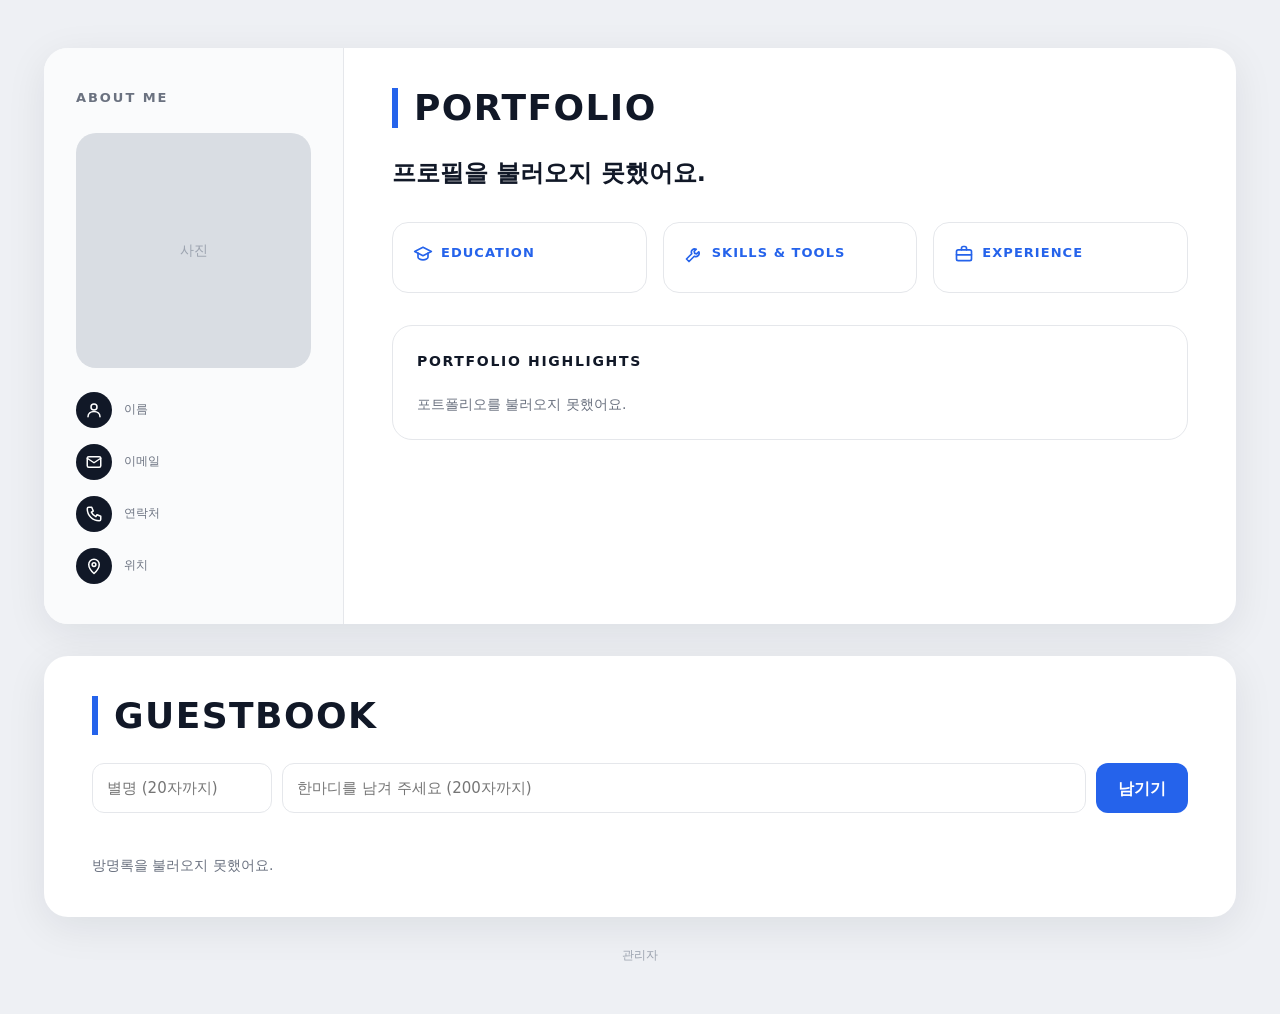
<file: index.html>
<!DOCTYPE html>
<html lang="ko">
<head>
  <meta charset="UTF-8">
  <meta name="viewport" content="width=device-width, initial-scale=1.0">
  <title>포트폴리오</title>
  <link rel="stylesheet" href="style.css">
</head>
<body>
  <main class="page">

    <!-- 흰 큰 카드: 왼쪽 ABOUT ME + 오른쪽 PORTFOLIO -->
    <div class="sheet">

      <!-- 왼쪽: ABOUT ME -->
      <aside class="about">
        <p class="about-label">ABOUT ME</p>

        <div class="photo" id="photo">
          <span class="photo-empty">사진</span>
        </div>

        <h2 class="name" id="name"></h2>
        <p class="job-title" id="job-title"></p>
        <p class="badge" id="career-badge"></p>

        <ul class="info">
          <li>
            <span class="info-icon">
              <svg viewBox="0 0 24 24" aria-hidden="true"><circle cx="12" cy="8" r="4"/><path d="M4 21c0-4.4 3.6-7 8-7s8 2.6 8 7"/></svg>
            </span>
            <span class="info-text"><small>이름</small><span id="info-name"></span></span>
          </li>
          <li>
            <span class="info-icon">
              <svg viewBox="0 0 24 24" aria-hidden="true"><rect x="3" y="5" width="18" height="14" rx="2"/><path d="M3 7l9 6 9-6"/></svg>
            </span>
            <span class="info-text"><small>이메일</small><span id="info-email"></span></span>
          </li>
          <li>
            <span class="info-icon">
              <svg viewBox="0 0 24 24" aria-hidden="true"><path d="M5 3h4l2 5-2.5 1.5a11 11 0 0 0 6 6L16 13l5 2v4a2 2 0 0 1-2 2A16 16 0 0 1 3 5a2 2 0 0 1 2-2z"/></svg>
            </span>
            <span class="info-text"><small>연락처</small><span id="info-phone"></span></span>
          </li>
          <li>
            <span class="info-icon">
              <svg viewBox="0 0 24 24" aria-hidden="true"><path d="M12 22s7-6.2 7-12a7 7 0 0 0-14 0c0 5.8 7 12 7 12z"/><circle cx="12" cy="10" r="2.5"/></svg>
            </span>
            <span class="info-text"><small>위치</small><span id="info-location"></span></span>
          </li>
        </ul>
      </aside>

      <!-- 오른쪽: PORTFOLIO -->
      <section class="content">
        <h1 class="big-title">PORTFOLIO</h1>

        <h2 class="headline" id="headline"></h2>
        <p class="intro" id="intro"></p>

        <div class="facts">
          <div class="fact">
            <p class="fact-title">
              <svg viewBox="0 0 24 24" aria-hidden="true"><path d="M2 9l10-5 10 5-10 5z"/><path d="M6 11v5c0 1.5 2.7 3 6 3s6-1.5 6-3v-5"/></svg>
              EDUCATION
            </p>
            <p class="fact-text" id="education"></p>
          </div>
          <div class="fact">
            <p class="fact-title">
              <svg viewBox="0 0 24 24" aria-hidden="true"><path d="M14.7 6.3a4 4 0 0 0-5.4 5.4L3 18l3 3 6.3-6.3a4 4 0 0 0 5.4-5.4l-2.5 2.5-2.4-.6-.6-2.4z"/></svg>
              SKILLS &amp; TOOLS
            </p>
            <p class="fact-text" id="skills"></p>
          </div>
          <div class="fact">
            <p class="fact-title">
              <svg viewBox="0 0 24 24" aria-hidden="true"><rect x="3" y="7" width="18" height="13" rx="2"/><path d="M9 7V5a2 2 0 0 1 2-2h2a2 2 0 0 1 2 2v2"/><path d="M3 13h18"/></svg>
              EXPERIENCE
            </p>
            <p class="fact-text" id="experience"></p>
          </div>
        </div>

        <div class="highlights">
          <p class="highlights-title">PORTFOLIO HIGHLIGHTS</p>
          <div class="cards" id="cards">
            <p class="notice">불러오는 중…</p>
          </div>
        </div>

        <p class="quote" id="quote"></p>
      </section>
    </div>

    <!-- 흰 카드 아래: 방명록 -->
    <section class="sheet guestbook">
      <h2 class="big-title">GUESTBOOK</h2>

      <div class="gb-form">
        <input type="text" id="gb-nickname" placeholder="별명 (20자까지)" maxlength="20">
        <input type="text" id="gb-message" placeholder="한마디를 남겨 주세요 (200자까지)" maxlength="200">
        <button type="button" id="gb-submit">남기기</button>
      </div>
      <p class="gb-status" id="gb-status"></p>

      <ul class="gb-list" id="gb-list">
        <li class="notice">불러오는 중…</li>
      </ul>
    </section>

    <footer class="footer">
      <a href="admin.html">관리자</a>
    </footer>
  </main>

  <script src="script.js"></script>
</body>
</html>
</file>
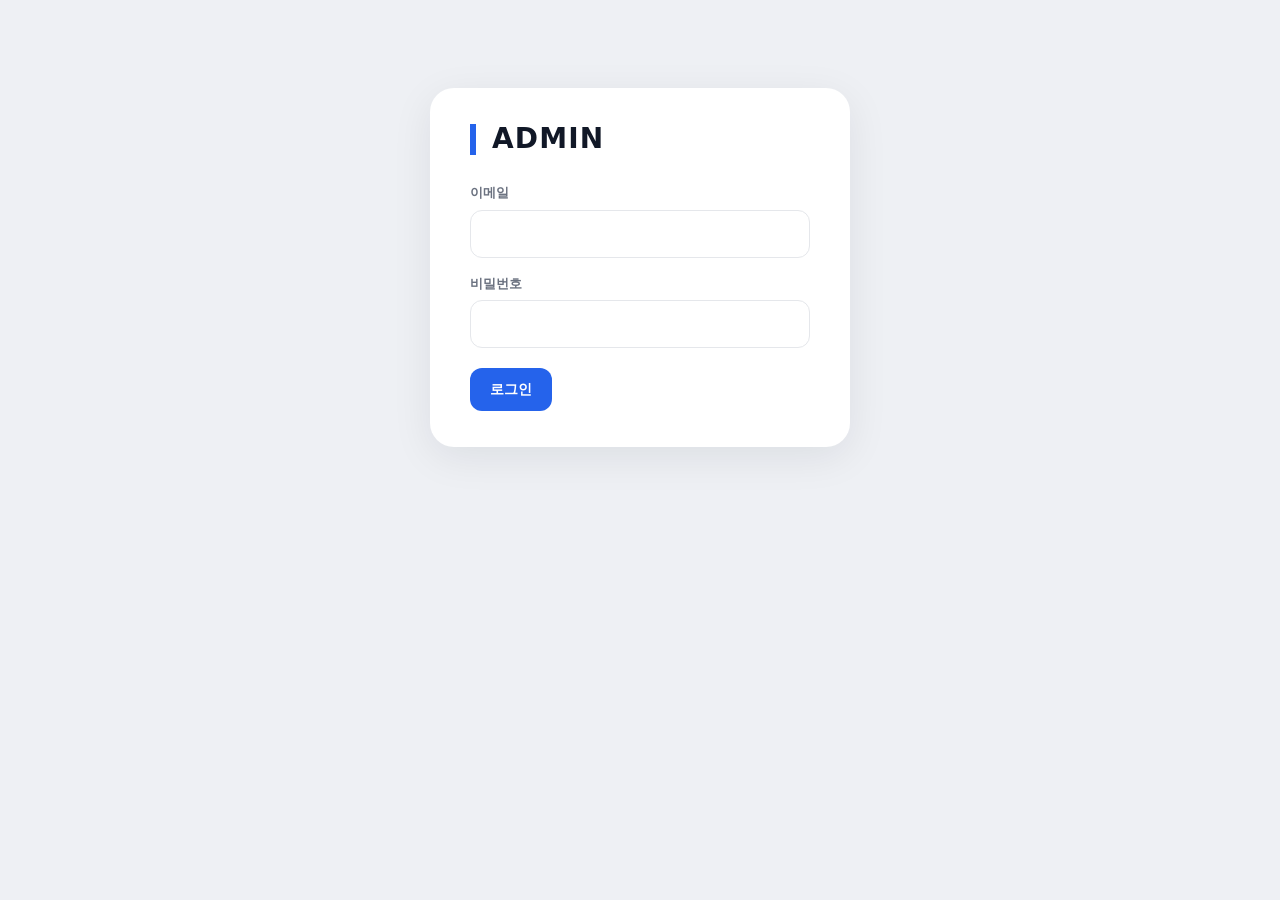
<file: admin.html>
<!DOCTYPE html>
<html lang="ko">
<head>
  <meta charset="UTF-8">
  <meta name="viewport" content="width=device-width, initial-scale=1.0">
  <meta name="robots" content="noindex">
  <title>관리자 · 포트폴리오</title>
  <!-- 색·글꼴·카드 모양은 방문자 화면과 같은 style.css를 쓴다 -->
  <link rel="stylesheet" href="style.css">
  <style>
    /* ===== 관리자 화면에만 쓰는 모양 ===== */
    .admin-page {
      max-width: 960px;
    }

    .box {
      background: var(--white);
      border-radius: 24px;
      box-shadow: 0 10px 40px rgba(17, 24, 39, 0.08);
      padding: 36px 40px;
      margin-bottom: 28px;
    }

    .box .big-title {
      font-size: 28px;
    }

    .topbar {
      display: flex;
      align-items: center;
      justify-content: space-between;
      gap: 12px;
      margin-bottom: 28px;
    }

    .topbar .big-title {
      margin: 0;
    }

    .topbar a {
      color: var(--gray);
      font-size: 14px;
    }

    .who {
      color: var(--gray);
      font-size: 14px;
    }

    .fields {
      display: grid;
      grid-template-columns: repeat(2, 1fr);
      gap: 16px;
    }

    .field {
      display: flex;
      flex-direction: column;
      gap: 6px;
      font-size: 13px;
      font-weight: 700;
      color: var(--gray);
    }

    .field.wide {
      grid-column: 1 / -1;
    }

    .field input,
    .field textarea {
      padding: 11px 14px;
      border: 1px solid var(--line);
      border-radius: 12px;
      font: inherit;
      font-size: 15px;
      font-weight: 400;
      color: var(--text);
    }

    .field textarea {
      min-height: 84px;
      resize: vertical;
    }

    .field input:focus,
    .field textarea:focus {
      outline: 2px solid var(--blue);
      border-color: transparent;
    }

    .field small {
      font-weight: 400;
    }

    .btn {
      padding: 10px 20px;
      border: none;
      border-radius: 12px;
      background: var(--blue);
      color: var(--white);
      font: inherit;
      font-size: 14px;
      font-weight: 700;
      cursor: pointer;
    }

    .btn.light {
      background: var(--chip);
      color: var(--text);
    }

    .btn.danger {
      background: #fff1f2;
      color: #e11d48;
    }

    .btn.small {
      padding: 6px 12px;
      border-radius: 10px;
      font-size: 13px;
    }

    .btn:disabled {
      opacity: 0.5;
      cursor: default;
    }

    .actions {
      display: flex;
      flex-wrap: wrap;
      align-items: center;
      gap: 10px;
      margin-top: 20px;
    }

    .msg {
      font-size: 14px;
      color: var(--blue);
    }

    .msg.error {
      color: #dc2626;
    }

    .photo-row {
      display: flex;
      align-items: center;
      gap: 16px;
    }

    .photo-preview {
      flex: none;
      width: 88px;
      height: 88px;
      border-radius: 16px;
      background: #d9dde3;
      overflow: hidden;
    }

    .photo-preview img {
      width: 100%;
      height: 100%;
      object-fit: cover;
    }

    .current-file {
      font-weight: 400;
      word-break: break-all;
    }

    /* 카드 · 좋아요 · 방명록 목록 */
    .rows {
      list-style: none;
      margin: 0;
      padding: 0;
      display: grid;
      gap: 10px;
    }

    .row {
      display: flex;
      align-items: center;
      gap: 14px;
      padding: 14px 16px;
      border: 1px solid var(--line);
      border-radius: 14px;
    }

    .row-thumb {
      flex: none;
      width: 72px;
      aspect-ratio: 16 / 10;
      border-radius: 8px;
      background: #d9dde3;
      overflow: hidden;
    }

    .row-thumb img {
      width: 100%;
      height: 100%;
      object-fit: cover;
    }

    .row-main {
      flex: 1;
      min-width: 0;
    }

    .row-main p {
      margin: 0;
      word-break: break-word;
    }

    .row-sub {
      color: var(--gray);
      font-size: 13px;
    }

    .row-buttons {
      flex: none;
      display: flex;
      flex-wrap: wrap;
      gap: 6px;
      justify-content: flex-end;
    }

    .count {
      flex: none;
      font-weight: 800;
      color: #e11d48;
    }

    .editor {
      margin-top: 20px;
      padding: 24px;
      border: 1px solid var(--line);
      border-radius: 20px;
      background: #fafbfc;
    }

    .editor h3 {
      margin: 0 0 16px;
    }

    .login {
      max-width: 420px;
      margin: 40px auto;
    }

    .login .fields {
      grid-template-columns: 1fr;
    }

    [hidden] {
      display: none !important;
    }

    @media (max-width: 760px) {
      .box {
        padding: 24px 20px;
      }

      .fields {
        grid-template-columns: 1fr;
      }

      .row {
        flex-wrap: wrap;
      }

      .row-buttons {
        width: 100%;
        justify-content: flex-start;
      }
    }
  </style>
</head>
<body>
  <main class="page admin-page">

    <!-- 1) 로그인 화면 -->
    <section class="box login" id="login-view" hidden>
      <h1 class="big-title">ADMIN</h1>
      <div class="fields">
        <label class="field">이메일
          <input type="email" id="login-email" autocomplete="username">
        </label>
        <label class="field">비밀번호
          <input type="password" id="login-password" autocomplete="current-password">
        </label>
      </div>
      <div class="actions">
        <button type="button" class="btn" id="login-button">로그인</button>
        <span class="msg error" id="login-msg"></span>
      </div>
    </section>

    <!-- 2) 관리자가 아닐 때 -->
    <section class="box login" id="denied-view" hidden>
      <h1 class="big-title">ADMIN</h1>
      <p>관리자만 쓸 수 있어요.</p>
      <div class="actions">
        <button type="button" class="btn light" id="denied-logout">로그아웃</button>
      </div>
    </section>

    <!-- 3) 관리자 화면 -->
    <div id="admin-view" hidden>
      <div class="topbar">
        <h1 class="big-title">ADMIN</h1>
        <div class="actions" style="margin: 0;">
          <span class="who" id="who"></span>
          <a href="index.html" target="_blank">방문자 화면 보기</a>
          <button type="button" class="btn light small" id="logout-button">로그아웃</button>
        </div>
      </div>

      <!-- 프로필 -->
      <section class="box">
        <h2 class="big-title">프로필</h2>
        <div class="fields">
          <div class="field wide">프로필 사진
            <div class="photo-row">
              <div class="photo-preview" id="photo-preview"></div>
              <div>
                <input type="file" id="photo-file" accept="image/png,image/jpeg,image/webp,image/gif">
                <br><small>이미지(PNG·JPG·WEBP·GIF), 10MB까지. 저장을 누르면 올라가요.</small>
              </div>
            </div>
          </div>
          <label class="field">이름 <input type="text" data-profile="name"></label>
          <label class="field">직함 <input type="text" data-profile="title"></label>
          <label class="field">경력 배지 <input type="text" data-profile="career_badge"></label>
          <label class="field">이메일 <input type="text" data-profile="email"></label>
          <label class="field">연락처 <input type="text" data-profile="phone"></label>
          <label class="field">위치 <input type="text" data-profile="location"></label>
          <label class="field wide">한 줄 소개 제목 <small>(이름이 들어가면 방문자 화면에서 이름에 파란 밑줄이 생겨요)</small>
            <input type="text" data-profile="headline">
          </label>
          <label class="field wide">소개 글 <textarea data-profile="intro"></textarea></label>
          <label class="field">EDUCATION <textarea data-profile="education"></textarea></label>
          <label class="field">SKILLS &amp; TOOLS <textarea data-profile="skills"></textarea></label>
          <label class="field">EXPERIENCE <textarea data-profile="experience"></textarea></label>
          <label class="field">맨 아래 인용 <textarea data-profile="quote"></textarea></label>
        </div>
        <div class="actions">
          <button type="button" class="btn" id="profile-save">프로필 저장</button>
          <span class="msg" id="profile-msg"></span>
        </div>
      </section>

      <!-- 포트폴리오 카드 -->
      <section class="box">
        <h2 class="big-title">포트폴리오 카드</h2>
        <ul class="rows" id="project-list"></ul>
        <div class="actions">
          <button type="button" class="btn" id="project-new">+ 카드 추가</button>
          <span class="msg" id="project-msg"></span>
        </div>

        <!-- 카드 추가·수정 폼 -->
        <div class="editor" id="project-editor" hidden>
          <h3 id="editor-title">카드 추가</h3>
          <div class="fields">
            <label class="field">번호 <input type="text" id="p-number" placeholder="01"></label>
            <label class="field">분류 <input type="text" id="p-category"></label>
            <label class="field wide">제목 (꼭 적기) <input type="text" id="p-title"></label>
            <label class="field wide">설명 <textarea id="p-description"></textarea></label>
            <label class="field wide">태그 <small>(쉼표로 나눠 적기. 예: 총괄 PM, UI/UX)</small>
              <input type="text" id="p-tags">
            </label>
            <div class="field">썸네일 이미지
              <input type="file" id="p-thumb" accept="image/png,image/jpeg,image/webp,image/gif">
              <small class="current-file" id="p-thumb-current"></small>
            </div>
            <div class="field">첨부 파일 (이미지 또는 PDF)
              <input type="file" id="p-file" accept="image/png,image/jpeg,image/webp,image/gif,application/pdf">
              <small class="current-file" id="p-file-current"></small>
            </div>
          </div>
          <p class="row-sub">파일은 10MB까지. 새 파일을 고르지 않으면 지금 파일이 그대로 남아요.</p>
          <div class="actions">
            <button type="button" class="btn" id="project-save">저장</button>
            <button type="button" class="btn light" id="project-cancel">취소</button>
            <span class="msg" id="editor-msg"></span>
          </div>
        </div>
      </section>

      <!-- 좋아요 -->
      <section class="box">
        <h2 class="big-title">좋아요</h2>
        <ul class="rows" id="like-list"></ul>
        <p class="msg" id="like-msg"></p>
      </section>

      <!-- 방명록 -->
      <section class="box">
        <h2 class="big-title">방명록</h2>
        <ul class="rows" id="guest-list"></ul>
        <p class="msg" id="guest-msg"></p>
      </section>
    </div>

  </main>

  <script src="admin.js"></script>
</body>
</html>
</file>
<file: style.css>
/* ===== 색과 기본값 ===== */
:root {
  --bg: #eef0f4;          /* 연회색 바탕 */
  --white: #ffffff;
  --blue: #2563eb;        /* 파란 강조색 */
  --blue-soft: #e8efff;
  --text: #111827;        /* 진한 글자 */
  --gray: #6b7280;        /* 회색 글자 */
  --line: #e5e7eb;        /* 연한 테두리 */
  --chip: #f3f4f6;        /* 회색 태그 바탕 */
}

* {
  box-sizing: border-box;
}

body {
  margin: 0;
  background: var(--bg);
  color: var(--text);
  font-family: "Pretendard", "Apple SD Gothic Neo", "Malgun Gothic", system-ui, sans-serif;
  line-height: 1.6;
}

.page {
  max-width: 1240px;
  margin: 0 auto;
  padding: 48px 24px;
}

/* ===== 흰 큰 카드 ===== */
.sheet {
  background: var(--white);
  border-radius: 24px;
  box-shadow: 0 10px 40px rgba(17, 24, 39, 0.08);
  display: grid;
  grid-template-columns: 300px 1fr;
  overflow: hidden;
}

/* ===== 왼쪽 ABOUT ME ===== */
.about {
  padding: 40px 32px;
  border-right: 1px solid var(--line);
  background: #fafbfc;
}

.about-label {
  margin: 0 0 24px;
  font-size: 13px;
  font-weight: 800;
  letter-spacing: 0.15em;
  color: var(--gray);
}

.photo {
  width: 100%;
  aspect-ratio: 1 / 1;
  border-radius: 20px;
  background: #d9dde3;   /* 사진이 없을 때 회색 자리 */
  overflow: hidden;
  display: flex;
  align-items: center;
  justify-content: center;
}

.photo img {
  width: 100%;
  height: 100%;
  object-fit: cover;
}

.photo-empty {
  color: #9ca3af;
  font-size: 14px;
}

.name {
  margin: 24px 0 4px;
  font-size: 28px;
  font-weight: 800;
}

.job-title {
  margin: 0 0 14px;
  color: var(--blue);
  font-weight: 700;
}

.badge {
  display: inline-block;
  margin: 0 0 28px;
  padding: 4px 14px;
  border: 1.5px solid var(--blue);
  border-radius: 999px;
  color: var(--blue);
  font-size: 13px;
  font-weight: 700;
}

.badge:empty {
  display: none;
}

.info {
  list-style: none;
  margin: 0;
  padding: 0;
  display: grid;
  gap: 16px;
}

.info li {
  display: flex;
  align-items: center;
  gap: 12px;
}

.info-icon {
  flex: none;
  width: 36px;
  height: 36px;
  border-radius: 50%;
  background: var(--text);   /* 동그란 검정 아이콘 */
  display: flex;
  align-items: center;
  justify-content: center;
}

.info-icon svg {
  width: 18px;
  height: 18px;
  fill: none;
  stroke: var(--white);
  stroke-width: 2;
  stroke-linecap: round;
  stroke-linejoin: round;
}

.info-text {
  display: flex;
  flex-direction: column;
  min-width: 0;
  font-size: 14px;
  font-weight: 600;
  word-break: break-all;
}

.info-text small {
  color: var(--gray);
  font-size: 12px;
  font-weight: 500;
}

/* ===== 오른쪽 PORTFOLIO ===== */
.content {
  padding: 40px 48px;
  min-width: 0;
}

.big-title {
  margin: 0 0 28px;
  padding-left: 16px;
  border-left: 6px solid var(--blue);   /* 파란 세로 막대 */
  font-size: 36px;
  font-weight: 900;
  letter-spacing: 0.04em;
  line-height: 1.1;
}

.headline {
  margin: 0 0 14px;
  font-size: 24px;
  font-weight: 800;
  line-height: 1.45;
}

.headline .hl-name {
  /* 이름 아래 파란 밑줄 */
  background: linear-gradient(transparent 70%, rgba(37, 99, 235, 0.25) 70%);
  border-bottom: 3px solid var(--blue);
}

.intro {
  margin: 0 0 32px;
  color: var(--gray);
  font-size: 16px;
}

/* 세 칸: EDUCATION · SKILLS & TOOLS · EXPERIENCE */
.facts {
  display: grid;
  grid-template-columns: repeat(3, 1fr);
  gap: 16px;
  margin-bottom: 32px;
}

.fact {
  padding: 20px;
  border: 1px solid var(--line);
  border-radius: 16px;
}

.fact-title {
  display: flex;
  align-items: center;
  gap: 8px;
  margin: 0 0 8px;
  font-size: 13px;
  font-weight: 800;
  letter-spacing: 0.08em;
  color: var(--blue);
}

.fact-title svg {
  width: 20px;
  height: 20px;
  fill: none;
  stroke: var(--blue);
  stroke-width: 2;
  stroke-linecap: round;
  stroke-linejoin: round;
}

.fact-text {
  margin: 0;
  font-size: 14px;
  white-space: pre-line;   /* 줄바꿈을 그대로 보여 준다 */
}

/* PORTFOLIO HIGHLIGHTS 상자 */
.highlights {
  border: 1px solid var(--line);
  border-radius: 20px;
  padding: 24px;
  margin-bottom: 32px;
}

.highlights-title {
  margin: 0 0 20px;
  font-size: 14px;
  font-weight: 800;
  letter-spacing: 0.12em;
}

.cards {
  display: grid;
  grid-template-columns: repeat(4, 1fr);
  gap: 16px;
}

/* ===== 포트폴리오 카드 ===== */
.card {
  display: flex;
  flex-direction: column;
  border: 1px solid var(--line);
  border-radius: 14px;
  background: var(--white);
  overflow: hidden;
  transition: transform 0.15s, box-shadow 0.15s;
}

.card:hover {
  transform: translateY(-3px);
  box-shadow: 0 8px 20px rgba(17, 24, 39, 0.08);
}

.card-open {
  display: flex;
  flex-direction: column;
  justify-content: flex-start;
  flex: 1;
  width: 100%;
  padding: 0;
  border: none;
  background: none;
  text-align: left;
  font: inherit;
  color: inherit;
  cursor: pointer;
}

.card-open:disabled {
  cursor: default;
}

/* 브라우저 창 모양 썸네일 */
.browser {
  display: block;
  margin: 12px 12px 0;
  border: 1px solid var(--line);
  border-radius: 10px;
  overflow: hidden;
}

.browser-bar {
  display: flex;
  gap: 5px;
  padding: 7px 10px;
  background: var(--chip);
  border-bottom: 1px solid var(--line);
}

.browser-bar i {
  width: 7px;
  height: 7px;
  border-radius: 50%;
  background: #cbd5e1;
}

.browser-view {
  display: block;
  aspect-ratio: 16 / 10;
  background: #d9dde3;   /* 이미지가 없을 때 회색 자리 */
}

.browser-view img {
  display: block;
  width: 100%;
  height: 100%;
  object-fit: cover;
}

.card-body {
  display: block;
  padding: 14px 14px 4px;
}

.card-meta {
  display: block;
  color: var(--blue);
  font-size: 12px;
  font-weight: 700;
}

.card-title {
  display: block;
  margin: 4px 0 6px;
  font-size: 15px;
  font-weight: 800;
  line-height: 1.4;
}

.card-desc {
  /* 설명은 두 줄까지만 */
  display: -webkit-box;
  -webkit-line-clamp: 2;
  -webkit-box-orient: vertical;
  overflow: hidden;
  color: var(--gray);
  font-size: 13px;
}

.tags {
  display: flex;
  flex-wrap: wrap;
  gap: 6px;
  margin-top: 10px;
}

.tag {
  padding: 2px 8px;
  border-radius: 6px;
  background: var(--chip);
  color: var(--gray);
  font-size: 11px;
  font-weight: 600;
}

.card-foot {
  padding: 6px 14px 12px;
}

.like {
  display: inline-flex;
  align-items: center;
  gap: 6px;
  padding: 4px 10px;
  border: 1px solid var(--line);
  border-radius: 999px;
  background: var(--white);
  color: var(--gray);
  font: inherit;
  font-size: 13px;
  font-weight: 700;
  cursor: pointer;
}

.like svg {
  width: 16px;
  height: 16px;
  fill: none;
  stroke: currentColor;
  stroke-width: 2;
}

.like.liked {
  border-color: #fecdd3;
  background: #fff1f2;
  color: #e11d48;
}

.like.liked svg {
  fill: currentColor;
}

/* 맨 아래 기울어진 인용 */
.quote {
  margin: 0;
  padding: 0 8px;
  text-align: center;
  font-style: italic;
  font-size: 17px;
  color: var(--gray);
}

.quote:empty {
  display: none;
}

/* ===== 방명록 ===== */
.guestbook {
  display: block;
  margin-top: 32px;
  padding: 40px 48px;
}

.gb-form {
  display: flex;
  gap: 10px;
}

.gb-form input {
  padding: 12px 14px;
  border: 1px solid var(--line);
  border-radius: 12px;
  font: inherit;
  font-size: 15px;
}

#gb-nickname {
  width: 180px;
}

#gb-message {
  flex: 1;
  min-width: 0;
}

.gb-form input:focus {
  outline: 2px solid var(--blue);
  border-color: transparent;
}

.gb-form button {
  padding: 0 22px;
  border: none;
  border-radius: 12px;
  background: var(--blue);
  color: var(--white);
  font: inherit;
  font-weight: 700;
  cursor: pointer;
}

.gb-form button:disabled {
  opacity: 0.6;
  cursor: default;
}

.gb-status {
  min-height: 1.6em;
  margin: 8px 0 12px;
  color: #dc2626;
  font-size: 13px;
}

.gb-list {
  list-style: none;
  margin: 0;
  padding: 0;
  display: grid;
  gap: 10px;
}

.gb-item {
  padding: 14px 18px;
  border: 1px solid var(--line);
  border-radius: 14px;
}

.gb-head {
  display: flex;
  gap: 10px;
  align-items: baseline;
}

.gb-nick {
  font-weight: 800;
}

.gb-date {
  color: var(--gray);
  font-size: 12px;
}

.gb-msg {
  margin: 4px 0 0;
  word-break: break-word;
}

.notice {
  margin: 0;
  color: var(--gray);
  font-size: 14px;
  grid-column: 1 / -1;
}

/* 맨 아래 작은 "관리자" 링크 */
.footer {
  margin-top: 24px;
  text-align: center;
}

.footer a {
  color: #9ca3af;
  font-size: 12px;
  text-decoration: none;
}

.footer a:hover {
  text-decoration: underline;
}

/* ===== 화면 폭에 맞추기 ===== */
@media (max-width: 1100px) {
  .cards {
    grid-template-columns: repeat(2, 1fr);
  }
}

/* 휴대폰: 모두 한 줄로 쌓는다 */
@media (max-width: 760px) {
  .page {
    padding: 16px;
  }

  .sheet {
    grid-template-columns: 1fr;
    border-radius: 20px;
  }

  .about {
    border-right: none;
    border-bottom: 1px solid var(--line);
    padding: 28px 20px;
  }

  .photo {
    width: 160px;
  }

  .content,
  .guestbook {
    padding: 28px 20px;
  }

  .big-title {
    font-size: 28px;
  }

  .headline {
    font-size: 20px;
  }

  .facts,
  .cards {
    grid-template-columns: 1fr;
  }

  .highlights {
    padding: 16px;
  }

  .gb-form {
    flex-direction: column;
  }

  #gb-nickname {
    width: 100%;
  }

  .gb-form button {
    padding: 12px;
  }
}
</file>
